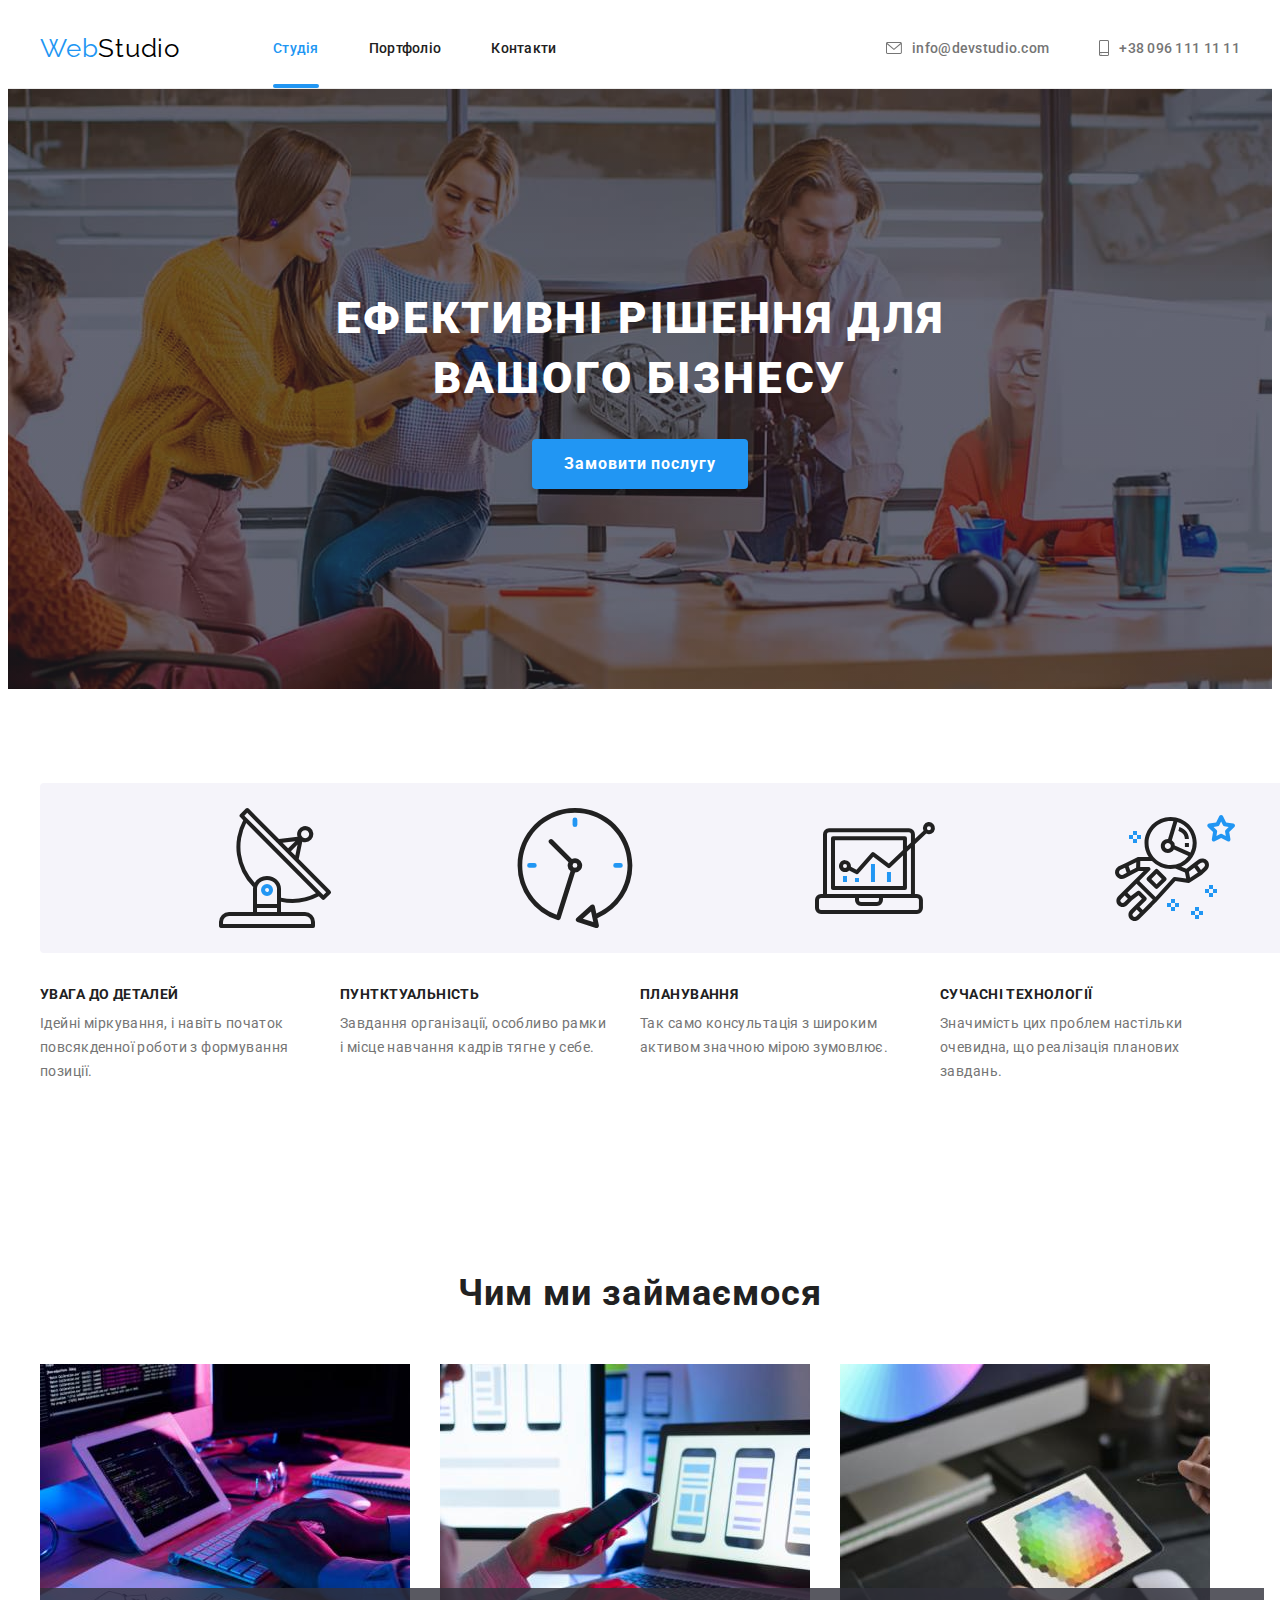
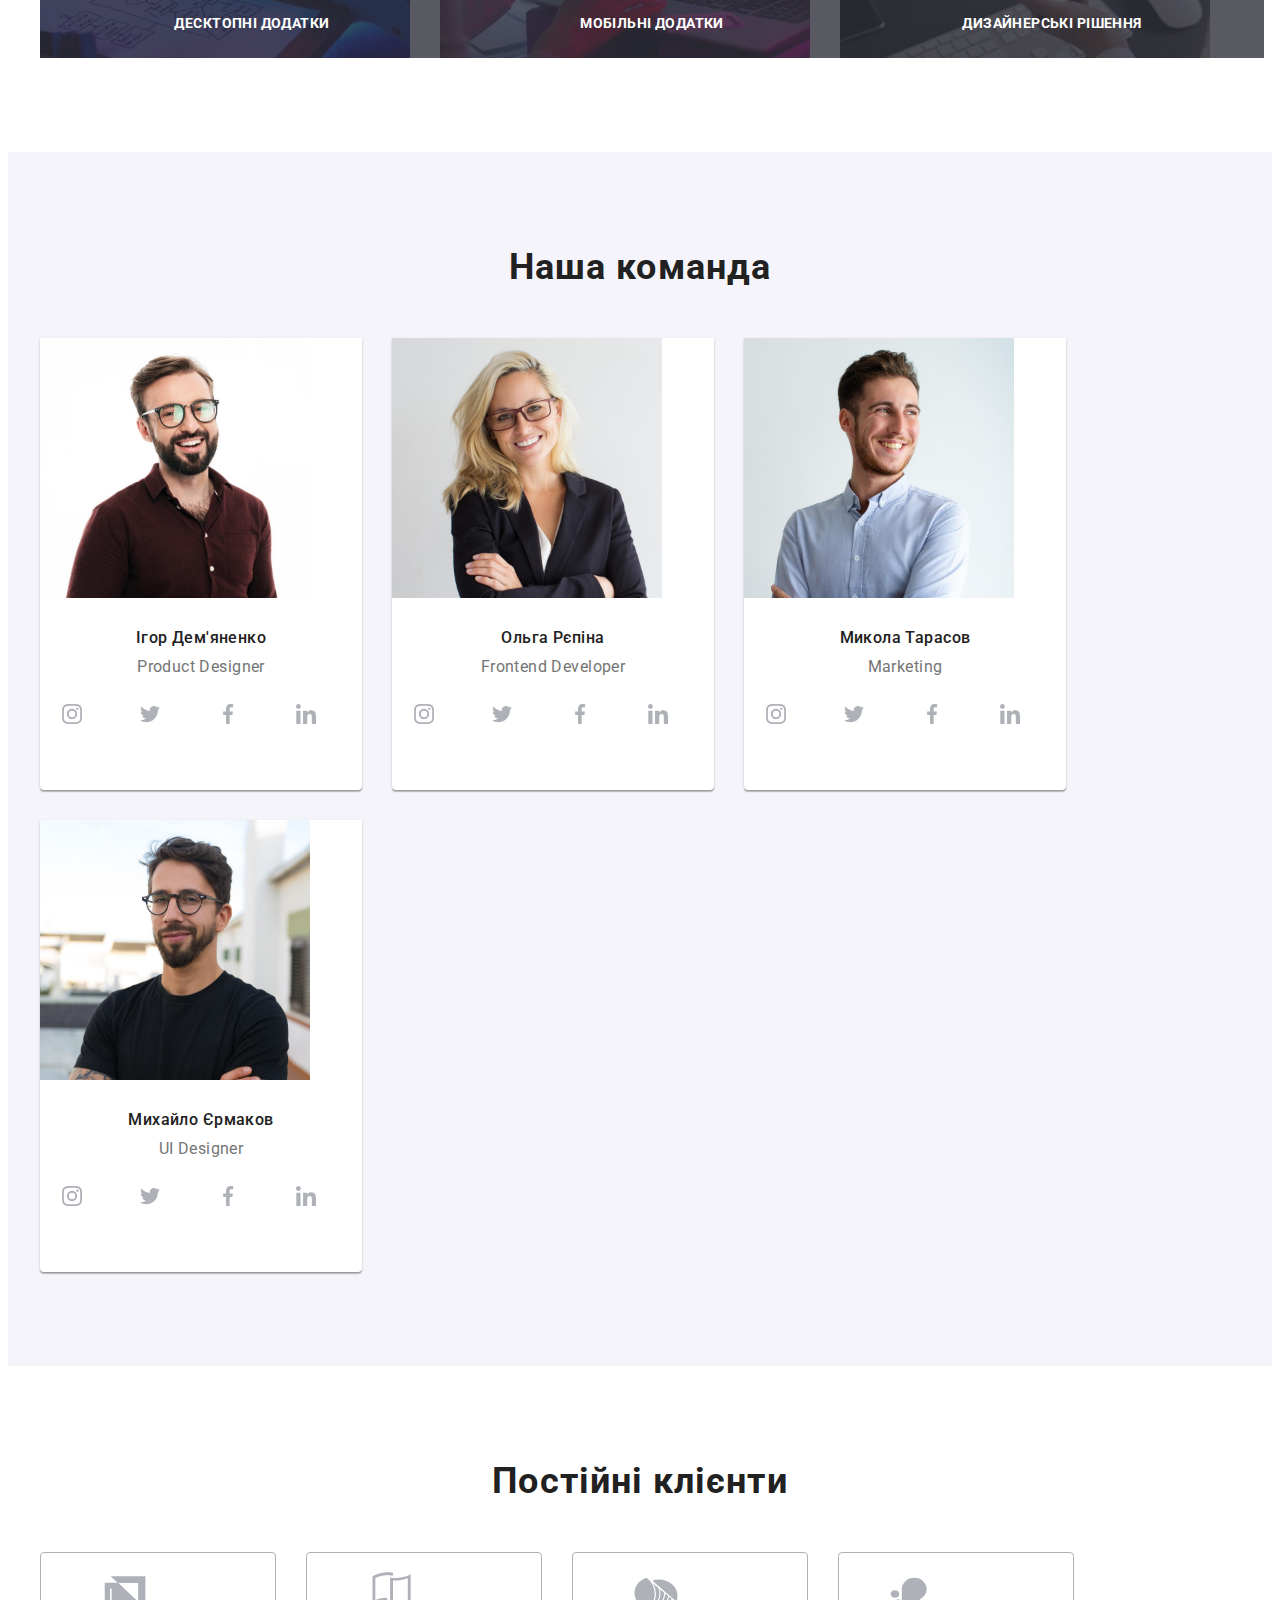
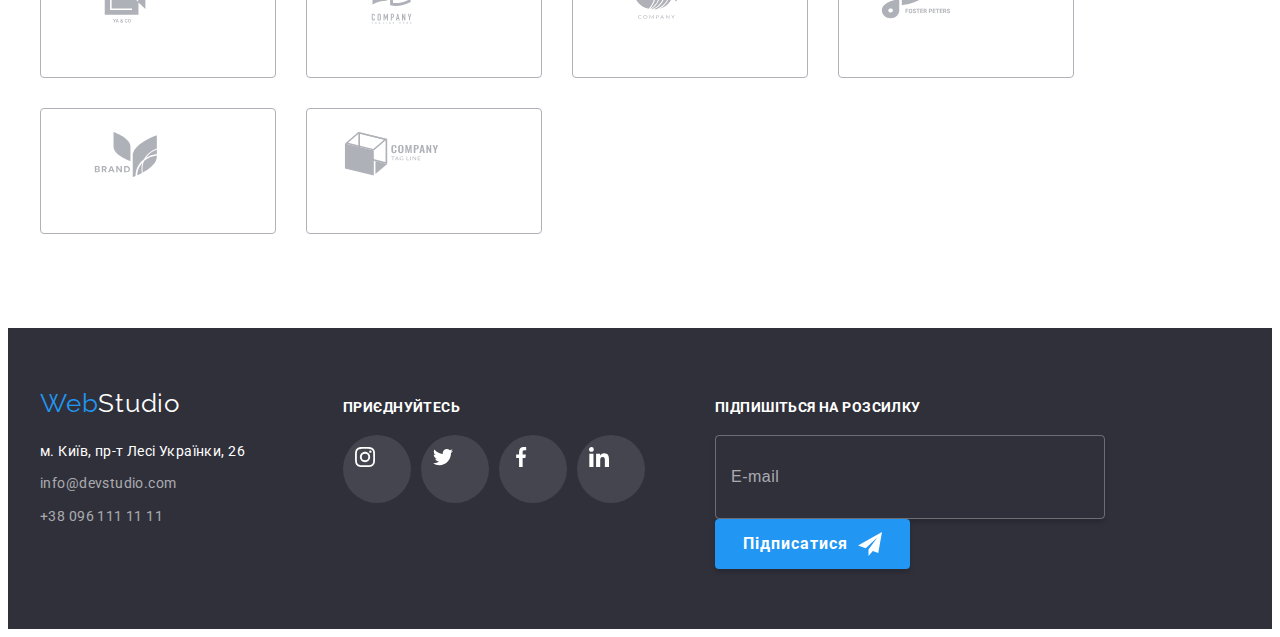
<file: index.html>
<!DOCTYPE html>
<html lang="uk">

<head>
  <meta charset="UTF-8">
  <meta http-equiv="X-UA-Compatible" content="IE=edge">
  <meta name="viewport" content="width=device-width, initial-scale=1.0">
  <title lang="en">WebStudio</title>

  <link href="https://fonts.googleapis.com/css2?family=Raleway:wght@700&family=Roboto:wght@400;500;700;900&display=swap"
    rel="stylesheet">
  <link rel="stylesheet" href="https://cdnjs.cloudflare.com/ajax/libs/modern-normalize/1.1.0/modern-normalize.min.css"
    integrity="sha512-wpPYUAdjBVSE4KJnH1VR1HeZfpl1ub8YT/NKx4PuQ5NmX2tKuGu6U/JRp5y+Y8XG2tV+wKQpNHVUX03MfMFn9Q=="
    crossorigin="anonymous" referrerpolicy="no-referrer">
  <link rel="stylesheet" href="./css/main.min.css">
</head>

<body>
  <header class="header">
    <div class="container">
      <nav class="nav">
        <a href="./index.html" lang="en" class="logo link">Web<span class="logo--light-theam">Studio</span>
        </a>
        <ul class="nav__site list">
          <li class="nav__item"><a href="./index.html" class="nav__link link nav__link--current">Студія</a></li>
          <li class="nav__item"><a href="./portfolio.html" class="nav__link link">Портфоліо</a></li>
          <li class="nav__item"><a href="" class="nav__link link">Контакти</a></li>
        </ul>
      </nav>
      <ul class="contact list">
        <li class="contact__item"><a href="mailto:info@devstudio.com" class="header__contact link" lang="en">
            <svg width="16" height="12" class="contact__icon">
              <use href="./images/sprite.svg#icon-envelope"></use>
            </svg>
            <div>info@devstudio.com</div>
          </a></li>
        <li class="contact__item"><a href="tel:+3809611111111" class="header__contact link">
            <svg width="10" height="16" class="contact__icon">
              <use href="./images/sprite.svg#icon-smartphone"></use>
            </svg>
            <div>+38 096 111 11 11</div>
          </a></li>
      </ul>
    </div>
  </header>
  <main>
    <!-- ====== HERO ===== -->
    <section class="hero section">
      <div class="container">
        <h1 class="hero__title">Ефективні рішення для вашого бізнесу</h1>
        <button type="button" class="order-btn hero__order-btn btn" data-modal-open>Замовити послугу</button>
      </div>
    </section>
    <!-- === PRINCIPLES === -->
    <section class="principles section">
      <div class="container">
        <h2 class="visually-hidden">Принципи роботи</h2>
        <ul class="principle list">
          <li class="principle__item">
            <svg class="principle__icon" width="70" height="70">
              <use href="./images/sprite.svg#icon-antenna"></use>
            </svg>
            <h3 class="subtitle principle__subtitle">Увага до деталей</h3>
            <p class="principle__text">
              Ідейні міркування, і навіть початок повсякденної роботи з формування позиції.
            </p>
          </li>
          <li class="principle__item">
            <svg class="principle__icon" width="70" height="70">
              <use href="./images/sprite.svg#icon-clock"></use>
            </svg>
            <h3 class="subtitle principle__subtitle">Пунтктуальність</h3>
            <p class="principle__text">Завдання організації, особливо рамки і місце навчання кадрів тягне у себе.</p>
          </li>
          <li class="principle__item">
            <svg class="principle__icon" width="70" height="70">
              <use href="./images/sprite.svg#icon-diagram"></use>
            </svg>
            <h3 class="subtitle principle__subtitle">Планування</h3>
            <p class="principle__text">Так само консультація з широким активом значною мірою зумовлює.</p>
          </li>
          <li class="principle__item">
            <svg class="principle__icon" width="70" height="70">
              <use href="./images/sprite.svg#icon-astronaut"></use>
            </svg>
            <h3 class="subtitle principle__subtitle">Сучасні технології</h3>
            <p class="principle__text">Значимість цих проблем настільки очевидна, що реалізація планових завдань.</p>
          </li>
        </ul>
      </div>
    </section>
    <!-- ===== WORKS ====== -->
    <section class="work section">
      <div class="container">
        <h2 class="section__title">Чим ми займаємося</h2>
        <ul class="work__list list">
          <li class="work__item">
            <img src="./images/box1.jpg" alt="Веброзробка" width="370" height="294">
            <h3 class="subtitle work__subtitle">Десктопні додатки</h3>
          </li>
          <li class="work__item">
            <img src="./images/box2.jpg" alt="Веброзробка" width="370" height="294">
            <h3 class="subtitle work__subtitle">Мобільні додатки</h3>
          </li>
          <li class="work__item">
            <img src="./images/box3.jpg" alt="Веброзробка" width="370" height="294">
            <h3 class="subtitle work__subtitle">Дизайнерські рішення</h3>
          </li>
        </ul>
      </div>
    </section>
    <!-- ====== TEAM ====== -->
    <section class="team section">
      <div class="container">
        <h2 class="section__title">Наша команда</h2>
        <ul class="team__members list">
          <li class="team__member">
            <img src="./images/demianenko.jpg" alt="Фото" width="270" height="260">
            <div class="team__caption">
              <p class="team__name">Ігор Дем'яненко</p>
              <p lang="en" class="team__position">Product Designer</p>
              <ul class="socialnet list">
                <li><a class="socialnet__link socialnet__link--lighte-theam link" href="https://www.instagram.com"
                    target="_blank" rel="noopener noreferrer nofollow" aria-label="іконка 'instagram'">
                    <svg width="20" height="20" class="socialnet__icon">
                      <use href="./images/sprite.svg#icon-instagram"></use>
                    </svg>
                  </a>
                </li>
                <li><a class="socialnet__link socialnet__link--lighte-theam link" href="https://www.twitter.com"
                    target="_blank" rel="noopener noreferrer nofollow" aria-label="іконка 'twitter'">
                    <svg width="20" height="20" class="socialnet__icon">
                      <use href="./images/sprite.svg#icon-twitter"></use>
                    </svg>
                  </a>
                </li>
                <li><a class="socialnet__link socialnet__link--lighte-theam link" href="https://www.facebook.com"
                    target="_blank" rel="noopener noreferrer nofollow" aria-label="іконка 'facebook'">
                    <svg width="20" height="20" class="socialnet__icon">
                      <use href="./images/sprite.svg#icon-facebook"></use>
                    </svg>
                  </a>
                </li>
                <li><a class="socialnet__link socialnet__link--lighte-theam link" href="https://www.linkedin.com"
                    target="_blank" rel="noopener noreferrer nofollow" aria-label="іконка 'linkedin'">
                    <svg width="20" height="20" class="socialnet__icon">
                      <use href="./images/sprite.svg#icon-linkedin"></use>
                    </svg>
                  </a>
                </li>
              </ul>
            </div>
          </li>
          <li class="team__member">
            <img src="./images/repina.jpg" alt="Фото" width="270" height="260">
            <div class="team__caption">
              <p class="team__name">Ольга Рєпіна</p>
              <p lang="en" class="team__position">Frontend Developer</p>
              <ul class="socialnet list">
                <li><a class="socialnet__link socialnet__link--lighte-theam link" href="https://www.instagram.com"
                    target="_blank" rel="noopener noreferrer nofollow" aria-label="іконка 'instagram'">
                    <svg width="20" height="20" class="socialnet__icon">
                      <use href="./images/sprite.svg#icon-instagram"></use>
                    </svg>
                  </a>
                </li>
                <li><a class="socialnet__link socialnet__link--lighte-theam link" href="https://www.twitter.com"
                    target="_blank" rel="noopener noreferrer nofollow" aria-label="іконка 'twitter'">
                    <svg width="20" height="20" class="socialnet__icon">
                      <use href="./images/sprite.svg#icon-twitter"></use>
                    </svg>
                  </a>
                </li>
                <li><a class="socialnet__link socialnet__link--lighte-theam link" href="https://www.facebook.com"
                    target="_blank" rel="noopener noreferrer nofollow" aria-label="іконка 'facebook'">
                    <svg width="20" height="20" class="socialnet__icon">
                      <use href="./images/sprite.svg#icon-facebook"></use>
                    </svg>
                  </a>
                </li>
                <li><a class="socialnet__link socialnet__link--lighte-theam link" href="https://www.linkedin.com"
                    target="_blank" rel="noopener noreferrer nofollow" aria-label="іконка 'linkedin'">
                    <svg width="20" height="20" class="socialnet__icon">
                      <use href="./images/sprite.svg#icon-linkedin"></use>
                    </svg>
                  </a>
                </li>
              </ul>
            </div>
          </li>
          <li class="team__member">
            <img src="./images/tarasov.jpg" alt="Фото" width="270" height="260">
            <div class="team__caption">
              <p class="team__name">Микола Тарасов</p>
              <p lang="en" class="team__position">Marketing</p>
              <ul class="socialnet list">
                <li><a class="socialnet__link socialnet__link--lighte-theam link" href="https://www.instagram.com"
                    target="_blank" rel="noopener noreferrer nofollow" aria-label="іконка 'instagram'">
                    <svg width="20" height="20" class="socialnet__icon">
                      <use href="./images/sprite.svg#icon-instagram"></use>
                    </svg>
                  </a>
                </li>
                <li><a class="socialnet__link socialnet__link--lighte-theam link" href="https://www.twitter.com"
                    target="_blank" rel="noopener noreferrer nofollow" aria-label="іконка 'twitter'">
                    <svg width="20" height="20" class="socialnet__icon">
                      <use href="./images/sprite.svg#icon-twitter"></use>
                    </svg>
                  </a>
                </li>
                <li><a class="socialnet__link socialnet__link--lighte-theam link" href="https://www.facebook.com"
                    target="_blank" rel="noopener noreferrer nofollow" aria-label="іконка 'facebook'">
                    <svg width="20" height="20" class="socialnet__icon">
                      <use href="./images/sprite.svg#icon-facebook"></use>
                    </svg>
                  </a>
                </li>
                <li><a class="socialnet__link socialnet__link--lighte-theam link" href="https://www.linkedin.com"
                    target="_blank" rel="noopener noreferrer nofollow" aria-label="іконка 'linkedin'">
                    <svg width="20" height="20" class="socialnet__icon">
                      <use href="./images/sprite.svg#icon-linkedin"></use>
                    </svg>
                  </a>
                </li>
              </ul>
            </div>
          </li>
          <li class="team__member">
            <img src="./images/yermakov.jpg" alt="Фото" width="270" height="260">
            <div class="team__caption">
              <p class="team__name">Михайло Єрмаков</p>
              <p lang="en" class="team__position">UI Designer</p>
              <ul class="socialnet list">
                <li><a class="socialnet__link socialnet__link--lighte-theam link" href="https://www.instagram.com"
                    target="_blank" rel="noopener noreferrer nofollow" aria-label="іконка 'instagram'">
                    <svg width="20" height="20" class="socialnet__icon">
                      <use href="./images/sprite.svg#icon-instagram"></use>
                    </svg>
                  </a>
                </li>
                <li><a class="socialnet__link socialnet__link--lighte-theam link" href="https://www.twitter.com"
                    target="_blank" rel="noopener noreferrer nofollow" aria-label="іконка 'twitter'">
                    <svg width="20" height="20" class="socialnet__icon">
                      <use href="./images/sprite.svg#icon-twitter"></use>
                    </svg>
                  </a>
                </li>
                <li><a class="socialnet__link socialnet__link--lighte-theam link" href="https://www.facebook.com"
                    target="_blank" rel="noopener noreferrer nofollow" aria-label="іконка 'facebook'">
                    <svg width="20" height="20" class="socialnet__icon">
                      <use href="./images/sprite.svg#icon-facebook"></use>
                    </svg>
                  </a>
                </li>
                <li><a class="socialnet__link socialnet__link--lighte-theam link" href="https://www.linkedin.com"
                    target="_blank" rel="noopener noreferrer nofollow" aria-label="іконка 'linkedin'">
                    <svg width="20" height="20" class="socialnet__icon">
                      <use href="./images/sprite.svg#icon-linkedin"></use>
                    </svg>
                  </a>
                </li>
              </ul>
            </div>
          </li>
        </ul>
      </div>
    </section>
    <!-- ===== CLIENTS ==== -->
    <section class="clients section">
      <div class="container">
        <h2 class="section__title">Постійні клієнти</h2>
        <ul class="client list">
          <li><a class="client__logo link" href="" target="_blank" rel="noopener noreferrer nofollow"
              aria-label="логотип клієнта">
              <svg width="106" height="60" class="client__icon">
                <use href="./images/sprite.svg#icon-logoone"></use>
              </svg>
            </a></li>
          <li><a class="client__logo link" href="" target="_blank" rel="noopener noreferrer nofollow"
              aria-label="логотип клієнта">
              <svg width="106" height="60" class="client__icon">
                <use href="./images/sprite.svg#icon-logotwo"></use>
              </svg>
            </a></li>
          <li><a class="client__logo link" href="" target="_blank" rel="noopener noreferrer nofollow"
              aria-label="логотип клієнта">
              <svg width="106" height="60" class="client__icon">
                <use href="./images/sprite.svg#icon-logothree"></use>
              </svg>
            </a></li>
          <li><a class="client__logo link" href="" target="_blank" rel="noopener noreferrer nofollow"
              aria-label="логотип клієнта">
              <svg width="106" height="60" class="client__icon">
                <use href="./images/sprite.svg#icon-logofour"></use>
              </svg>
            </a></li>
          <li><a class="client__logo link" href="" target="_blank" rel="noopener noreferrer nofollow"
              aria-label="логотип клієнта">
              <svg width="106" height="60" class="client__icon">
                <use href="./images/sprite.svg#icon-logofive"></use>
              </svg>
            </a></li>
          <li><a class="client__logo link" href="" target="_blank" rel="noopener noreferrer nofollow"
              aria-label="логотип клієнта">
              <svg width="106" height="60" class="client__icon">
                <use href="./images/sprite.svg#icon-logosix"></use>
              </svg>
            </a></li>
        </ul>
      </div>
    </section>
  </main>
  <footer class="footer">
    <div class="footer__container container">
      <!--  Contacts block -->
      <div>
        <a href="./index.html" lang="en" class="logo footer__logo link">Web<span
            class="logo--dark-theam">Studio</span></a>
        <address class="footer-contact">
          <ul class="list">
            <li class="footer-contact__list-item"><a href="https://goo.gl/maps/F1p9D5CqtJAEcdc1A" target="_blank"
                rel="noopener noreferrer nofollow" class="footer-contact__item-address link">м. Київ, пр-т Лесі
                Українки, 26</a></li>
            <li class="footer-contact__list-item"><a href="mailto:info@devstudio.com"
                class="footer-contact__item link">info@devstudio.com</a></li>
            <li class="footer-contact__list-item"><a href="tel:+3809611111111" class="footer-contact__item link">+38 096
                111 11 11</a></li>
          </ul>
        </address>
      </div>
      <!--  Socialnets block -->
      <div>
        <h3 class="subtitle footer__subtitle">приєднуйтесь</h3>
        <ul class="socialnet list">
          <li><a class="socialnet__link socialnet__link--dark-theam link" href="https://www.instagram.com"
              target="_blank" rel="noopener noreferrer nofollow" aria-label="іконка 'instagram'">
              <svg width="20" height="20" class="socialnet__icon">
                <use href="./images/sprite.svg#icon-instagram"></use>
              </svg>
            </a>
          </li>
          <li><a class="socialnet__link socialnet__link--dark-theam link" href="https://www.twitter.com" target="_blank"
              rel="noopener noreferrer nofollow" aria-label="іконка 'twitter'">
              <svg width="20" height="20" class="socialnet__icon">
                <use href="./images/sprite.svg#icon-twitter"></use>
              </svg>
            </a>
          </li>
          <li><a class="socialnet__link socialnet__link--dark-theam link" href="https://www.facebook.com"
              target="_blank" rel="noopener noreferrer nofollow" aria-label="іконка 'facebook'">
              <svg width="20" height="20" class="socialnet__icon">
                <use href="./images/sprite.svg#icon-facebook"></use>
              </svg>
            </a>
          </li>
          <li><a class="socialnet__link socialnet__link--dark-theam link" href="https://www.linkedin.com"
              target="_blank" rel="noopener noreferrer nofollow" aria-label="іконка 'linkedin'">
              <svg width="20" height="20" class="socialnet__icon">
                <use href="./images/sprite.svg#icon-linkedin"></use>
              </svg>
            </a>
          </li>
        </ul>
      </div>
      <!-- Subscribe block -->
      <div>
        <h3 class="subtitle footer__subtitle">Підпишіться на розсилку</h3>
        <form class="subscribe">
          <label class="subscribe__email-label">
            <input class="subscribe__email-field" name="email" type="email" placeholder="E-mail" required>
          </label>
          <button class="order-btn subscribe__order-btn btn" type="submit">Підписатися
            <svg class="subscribe__icon" width="24" height="24">
              <use href="./images/sprite.svg#icon-send"></use>
            </svg>
          </button>
        </form>
      </div>
    </div>
  </footer>
  <!--  ===== Modal Window ===== -->
  <div class="backdrop is-hidden" data-modal>
    <div class="modal">
      <!-- Close button -->
      <button type="button" class="close-btn" data-modal-close>
        <svg width="18" height="18" class="close-btn__icon">
          <use href="./images/sprite.svg#icon-closebtn"></use>
        </svg>
      </button>
      <!-- Order form -->
      <form class="order">
        <strong class="modal__title">Залиште свої дані, ми вам передзвонимо</strong>
        <!-- Input fields -->
        <label class="order__label" for="name">Ім'я
        </label>
        <div class="order__field">
          <input class="order__input" id="name" name="name" type="text" required>
          <svg class="order__icon" width="18" height="18">
            <use href="./images/sprite.svg#name-modal"></use>
          </svg>
        </div>
        <label class="order__label" for="phone">Телефон
        </label>
        <div class="order__field">
          <input class="order__input" id="phone" name="phone" type="tel" required>
          <svg class="order__icon" width="18" height="18">
            <use href="./images/sprite.svg#phone-modal"></use>
          </svg>
        </div>
        <label class="order__label" for="email">Пошта
        </label>
        <div class="order__field">
          <input class="order__input" id="email" name="email" type="email">
          <svg class="order__icon" width="18" height="18">
            <use href="./images/sprite.svg#email-modal"></use>
          </svg>
        </div>
        <label class="order__label order__comment" for="comment">Коментар</label>
        <textarea class="order__input order__input--comment" id="comment" name="comment" rows="10"
          placeholder="Введіть текст"></textarea>
        <!-- Checkbox -->
        <label class="order__label agreement">
          <input class="agreement__input" name="agreement" type="checkbox" required>
          <svg class="agreement__checkbox" width="16" height="15">
            <use href="./images/sprite.svg#icon-check"></use>
          </svg>
          Погоджуюся з розсилкою та приймаю
          <a class="agreement__link" href="" target="_blank">Умови договору</a></label>
        <!-- Submit button -->
        <button class="order-btn order-btn--modal btn" type="submit">Відправити</button>
      </form>
    </div>
  </div>
  <script src="./js/modal.js"></script>
</body>

</html>
</file>
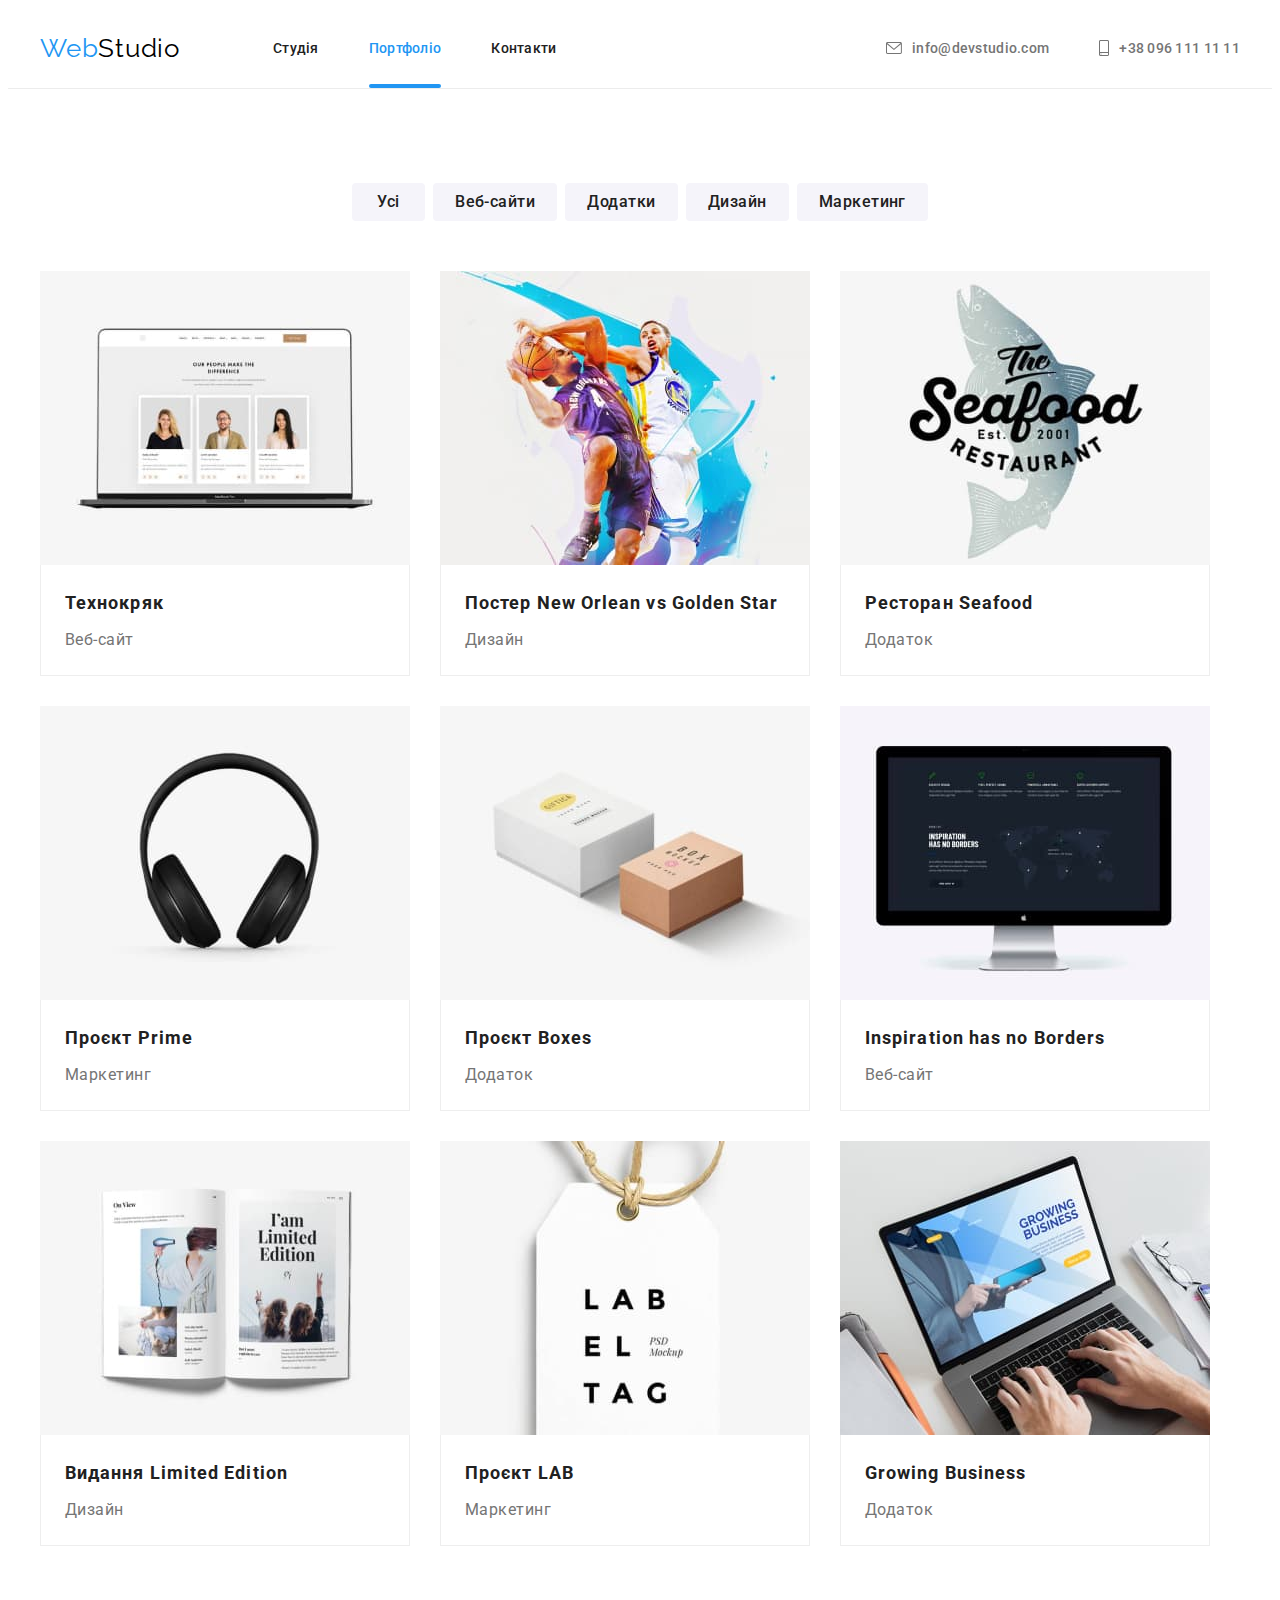
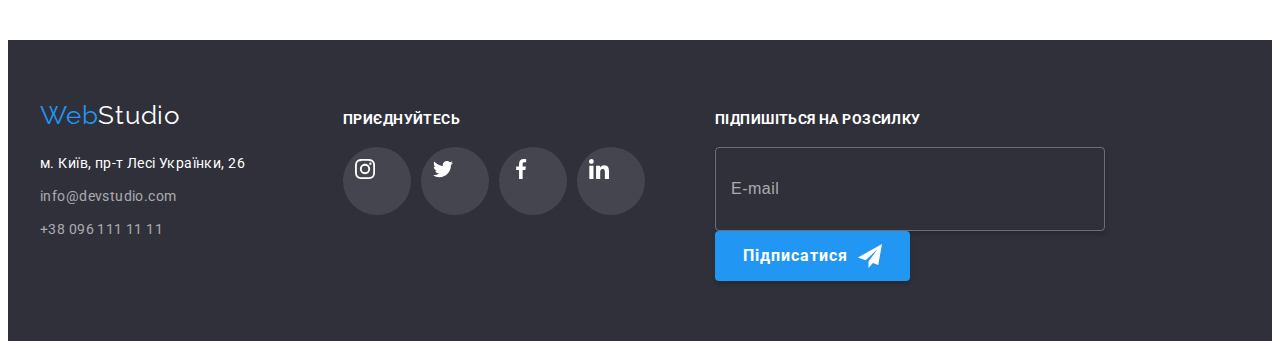
<file: portfolio.html>
<!DOCTYPE html>
<html lang="uk">

<head>
  <meta charset="UTF-8">
  <meta http-equiv="X-UA-Compatible" content="IE=edge">
  <meta name="viewport" content="width=device-width, initial-scale=1.0">
  <title lang="en">WebStudio</title>

  <link href="https://fonts.googleapis.com/css2?family=Raleway:wght@700&family=Roboto:wght@400;500;700;900&display=swap"
    rel="stylesheet">
  <link rel="stylesheet" href="https://cdnjs.cloudflare.com/ajax/libs/modern-normalize/1.1.0/modern-normalize.min.css"
    integrity="sha512-wpPYUAdjBVSE4KJnH1VR1HeZfpl1ub8YT/NKx4PuQ5NmX2tKuGu6U/JRp5y+Y8XG2tV+wKQpNHVUX03MfMFn9Q=="
    crossorigin="anonymous" referrerpolicy="no-referrer">
  <link rel="stylesheet" href="./css/main.min.css">
</head>

<body>
  <header class="header">
    <div class="container">
      <nav class="nav">
        <a href="./index.html" lang="en" class="logo link">Web<span class="logo--light-theam">Studio</span>
        </a>
        <ul class="nav__site list">
          <li class="nav__item"><a href="./index.html" class="nav__link link">Студія</a></li>
          <li class="nav__item"><a href="./portfolio.html" class="nav__link link nav__link--current">Портфоліо</a></li>
          <li class="nav__item"><a href="" class="nav__link link">Контакти</a></li>
        </ul>
      </nav>
      <ul class="contact list">
        <li class="contact__item"><a href="mailto:info@devstudio.com" class="header__contact link" lang="en">
            <svg width="16" height="12" class="contact__icon">
              <use href="./images/sprite.svg#icon-envelope"></use>
            </svg>
            <div>info@devstudio.com</div>
          </a></li>
        <li class="contact__item"><a href="tel:+3809611111111" class="header__contact link">
            <svg width="10" height="16" class="contact__icon">
              <use href="./images/sprite.svg#icon-smartphone"></use>
            </svg>
            <div>+38 096 111 11 11</div>
          </a></li>
      </ul>
    </div>
  </header>
  <main>
    <section class="section">
      <div class="container">
        <!-- --------- Filter block --------- -->
        <h1 class="visually-hidden">Роботи веб-студії</h1>
        <ul class="filter list">
          <li class="filter__item"><button type="button" class="filter__btn btn">Усі</button></li>
          <li class="filter__item"><button type="button" class="filter__btn btn">Веб-сайти</button></li>
          <li class="filter__item"><button type="button" class="filter__btn btn">Додатки</button></li>
          <li class="filter__item"><button type="button" class="filter__btn btn">Дизайн</button></li>
          <li class="filter__item"><button type="button" class="filter__btn btn">Маркетинг</button></li>
        </ul>
        <!-- -------- Projects block --------- -->
        <ul class="project list">
          <li class="project__item">
            <a href="" class="project__link">
              <div class="project__description"><img src="./images/site1.jpg" alt="Фото проекта" width="370"
                  height="294">
                <div class="project__overlay">
                  <p class="project__overlay-text">
                    Ресурс пропонує комплексні пропозиції з різним рівнем функціоналу та сервісів.
                    Все це дозволить відвідувачу отримати
                    вичерпні відомості про компанію чи приватну особу.</p>
                </div>
              </div>
              <div class="project__caption">
                <h2 class="project__name">Технокряк</h2>
                <p class="project__type">Веб-сайт</p>
              </div>
            </a>
          </li>
          <li class="project__item">
            <a href="" class="project__link">
              <div class="project__description">
                <img src="./images/design1.jpg" alt="Фото проекта" width="370" height="294">
                <div class="project__overlay">
                  <p class="project__overlay-text">Lorem ipsum dolor sit amet consectetur, adipisicing elit. Ea
                    architecto minima
                    laborum sed facere, ducimus, alias est quisquam, nostrum quibusdam asperiores! Assumenda officii.
                  </p>
                </div>
              </div>

              <div class="project__caption">
                <h2 class="project__name">Постер <span lang="en">New Orlean vs Golden Star</span></h2>
                <p class="project__type">Дизайн</p>
              </div>
            </a>
          </li>
          <li class="project__item">
            <a href="" class="project__link">
              <div class="project__description"><img src="./images/app1.jpg" alt="Фото проекта" width="370"
                  height="294">
                <div class="project__overlay">
                  <p class="project__overlay-text">Lorem ipsum dolor sit amet consectetur, adipisicing elit. Ea
                    architecto minima
                    laborum sed facere, ducimus, alias est quisquam, nostrum quibusdam asperiores! Assumenda officiis.
                  </p>
                </div>
              </div>
              <div class="project__caption">
                <h2 class="project__name">Ресторан <span lang="en">Seafood</span></h2>
                <p class="project__type">Додаток</p>
              </div>
            </a>
          </li>
          <li class="project__item">
            <a href="" class="project__link">
              <div class="project__description"><img src="./images/marketing1.jpg" alt="Фото проекта" width="370"
                  height="294">
                <div class="project__overlay">
                  <p class="project__overlay-text">Lorem ipsum dolor sit amet consectetur, adipisicing elit. Ea
                    architecto minima
                    laborum sed facere, ducimus, alias est quisquam, nostrum quibusdam asperiores! Assumenda officiis.
                  </p>
                </div>
              </div>
              <div class="project__caption">
                <h2 class="project__name">Проєкт <span lang="en">Prime</span></h2>
                <p class="project__type">Маркетинг</p>
              </div>
            </a>
          </li>
          <li class="project__item">
            <a href="" class="project__link">
              <div class="project__description"><img src="./images/app2.jpg" alt="Фото проекта" width="370"
                  height="294">
                <div class="project__overlay">
                  <p class="project__overlay-text">Lorem ipsum dolor sit amet consectetur, adipisicing elit. Ea
                    architecto minima
                    laborum sed facere, ducimus, alias est quisquam, nostrum quibusdam asperiores! Assumenda officiis.
                  </p>
                </div>
              </div>
              <div class="project__caption">
                <h2 class="project__name">Проєкт <span lang="en">Boxes</span></h2>
                <p class="project__type">Додаток</p>
              </div>
            </a>
          </li>
          <li class="project__item">
            <a href="" class="project__link">
              <div class="project__description"><img src="./images/site2.jpg" alt="Фото проекта" width="370"
                  height="294">
                <div class="project__overlay">
                  <p class="project__overlay-text">Lorem ipsum dolor sit amet consectetur, adipisicing elit. Ea
                    architecto minima
                    laborum sed facere, ducimus, alias est quisquam, nostrum quibusdam asperiores! Assumenda officiis.
                  </p>
                </div>
              </div>
              <div class="project__caption">
                <h2 lang="en" class="project__name">Inspiration has no Borders</h2>
                <p class="project__type">Веб-сайт</p>
              </div>
            </a>
          </li>
          <li class="project__item">
            <a href="" class="project__link">
              <div class="project__description"><img src="./images/design2.jpg" alt="Фото проекта" width="370"
                  height="294">
                <div class="project__overlay">
                  <p class="project__overlay-text">Lorem ipsum dolor sit amet consectetur, adipisicing elit. Ea
                    architecto minima
                    laborum sed facere, ducimus, alias est quisquam, nostrum quibusdam asperiores! Assumenda officiis.
                  </p>
                </div>
              </div>
              <div class="project__caption">
                <h2 class="project__name">Видання <span lang="en">Limited Edition</span></h2>
                <p class="project__type">Дизайн</p>
              </div>
            </a>
          </li>
          <li class="project__item">
            <a href="" class="project__link">
              <div class="project__description"><img src="./images/marketing2.jpg" alt="Фото проекта" width="370"
                  height="294">
                <div class="project__overlay">
                  <p class="project__overlay-text">Lorem ipsum dolor sit amet consectetur, adipisicing elit. Ea
                    architecto minima
                    laborum sed facere, ducimus, alias est quisquam, nostrum quibusdam asperiores! Assumenda officiis.
                  </p>
                </div>
              </div>
              <div class="project__caption">
                <h2 class="project__name">Проєкт <span lang="en">LAB</span></h2>
                <p class="project__type">Маркетинг</p>
              </div>
            </a>
          </li>
          <li class="project__item">
            <a href="" class="project__link">
              <div class="project__description"><img src="./images/app3.jpg" alt="Фото проекта" width="370"
                  height="294">
                <div class="project__overlay">
                  <p class="project__overlay-text">Lorem ipsum dolor sit amet consectetur, adipisicing elit. Ea
                    architecto minima
                    laborum sed facere, ducimus, alias est quisquam, nostrum quibusdam asperiores! Assumenda officiis.
                  </p>
                </div>
              </div>
              <div class="project__caption">
                <h2 lang="en" class="project__name">Growing Business</h2>
                <p class="project__type">Додаток</p>
              </div>
            </a>
          </li>
        </ul>
      </div>
    </section>
  </main>
  <footer class="footer">
    <div class="footer__container container">
      <!--  Contacts block -->
      <div>
        <a href="./index.html" lang="en" class="logo footer__logo link">Web<span
            class="logo--dark-theam">Studio</span></a>
        <address class="footer-contact">
          <ul class="list">
            <li class="footer-contact__list-item"><a href="https://goo.gl/maps/F1p9D5CqtJAEcdc1A" target="_blank"
                rel="noopener noreferrer nofollow" class="footer-contact__item-address link">м. Київ, пр-т Лесі
                Українки, 26</a></li>
            <li class="footer-contact__list-item"><a href="mailto:info@devstudio.com"
                class="footer-contact__item link">info@devstudio.com</a></li>
            <li class="footer-contact__list-item"><a href="tel:+3809611111111" class="footer-contact__item link">+38 096
                111 11 11</a></li>
          </ul>
        </address>
      </div>
      <!--  Socialnets block -->
      <div>
        <h3 class="subtitle footer__subtitle">приєднуйтесь</h3>
        <ul class="socialnet list">
          <li><a class="socialnet__link socialnet__link--dark-theam link" href="https://www.instagram.com"
              target="_blank" rel="noopener noreferrer nofollow" aria-label="іконка 'instagram'">
              <svg width="20" height="20" class="socialnet__icon">
                <use href="./images/sprite.svg#icon-instagram"></use>
              </svg>
            </a>
          </li>
          <li><a class="socialnet__link socialnet__link--dark-theam link" href="https://www.twitter.com" target="_blank"
              rel="noopener noreferrer nofollow" aria-label="іконка 'twitter'">
              <svg width="20" height="20" class="socialnet__icon">
                <use href="./images/sprite.svg#icon-twitter"></use>
              </svg>
            </a>
          </li>
          <li><a class="socialnet__link socialnet__link--dark-theam link" href="https://www.facebook.com"
              target="_blank" rel="noopener noreferrer nofollow" aria-label="іконка 'facebook'">
              <svg width="20" height="20" class="socialnet__icon">
                <use href="./images/sprite.svg#icon-facebook"></use>
              </svg>
            </a>
          </li>
          <li><a class="socialnet__link socialnet__link--dark-theam link" href="https://www.linkedin.com"
              target="_blank" rel="noopener noreferrer nofollow" aria-label="іконка 'linkedin'">
              <svg width="20" height="20" class="socialnet__icon">
                <use href="./images/sprite.svg#icon-linkedin"></use>
              </svg>
            </a>
          </li>
        </ul>
      </div>
      <!-- Subscribe block -->
      <div>
        <h3 class="subtitle footer__subtitle">Підпишіться на розсилку</h3>
        <form class="subscribe">
          <label class="subscribe__email-label">
            <input class="subscribe__email-field" name="email" type="email" placeholder="E-mail" required>
          </label>
          <button class="order-btn subscribe__order-btn btn" type="submit">Підписатися
            <svg class="subscribe__icon" width="24" height="24">
              <use href="./images/sprite.svg#icon-send"></use>
            </svg>
          </button>
        </form>
      </div>
    </div>
  </footer>
</body>

</html>
</file>
<file: css/main.min.css>
:root{--title-color: #212121;--text-color: #757575;--accent-color: #2196f3;--logo-black-color: #000;--black-text-color: #000;--footer-link-color: rgba(255, 255, 255, 0.6);--white-text-color: #fff;--icon-color: #AFB1B8;--background-dark: #2f303a;--background-grey: #f5f4fa;--background-white: #fff;--background-active-btn: #188ce8;--background-hero: #C4C4C4;--gradient-hero: rgba(47, 48, 58, 0.4);--header-border: #ECECEC;--portfolio-border: #eee;--transition-duration-timing: 250ms cubic-bezier(0.4, 0, 0.2, 1)}.visually-hidden{position:absolute;white-space:nowrap;width:1px;height:1px;overflow:hidden;border:0;padding:0;clip:rect(0 0 0 0);-webkit-clip-path:inset(50%);clip-path:inset(50%);margin:-1px}body{font-family:"Roboto",sans-serif;font-size:14px;letter-spacing:.03em;color:var(--text-color);background-color:var(--background-white)}.link{text-decoration:none;color:inherit}.link:hover,.link:focus{color:var(--accent-color)}h1,h2,h3,h4,h5,h6,p{margin:0}img{display:block}.list{list-style:none;margin:0;padding:0}.container{width:1200px;padding-right:15px;padding-left:15px;margin-left:auto;margin-right:auto}.section{padding-top:94px;padding-bottom:94px}.section__title{margin-bottom:50px;font-size:36px;line-height:1.1666666667;text-align:center;color:var(--title-color);letter-spacing:.03em}.btn{cursor:pointer;font-family:inherit;border:none;border-radius:4px}.btn:hover,.btn:focus{color:var(--white-text-color);background-color:var(--accent-color)}.order-btn{font-weight:700;font-size:16px;line-height:1.88;display:-webkit-box;display:-ms-flexbox;display:flex;-webkit-box-align:center;-ms-flex-align:center;align-items:center;text-align:center;letter-spacing:.06em;color:var(--white-text-color);background-color:var(--accent-color);-webkit-box-shadow:0px 4px 4px rgba(0,0,0,.15);box-shadow:0px 4px 4px rgba(0,0,0,.15)}.order-btn:active{background-color:var(--background-active-btn)}.hero__order-btn{margin-left:auto;margin-right:auto;padding:10px 32px}.subscribe__order-btn{display:-webkit-inline-box;display:-ms-inline-flexbox;display:inline-flex;margin-left:auto;margin-right:auto;padding:10px 28px}.order-btn--modal{margin-left:auto;margin-right:auto;padding:10px 52px;-webkit-transition:background-color var(--transition-duration-timing);transition:background-color var(--transition-duration-timing)}.order-btn--modal:hover,.order-btn--modal:focus{background-color:var(--background-active-btn)}.header{border-bottom:1px solid var(--header-border)}.header .container{display:-webkit-box;display:-ms-flexbox;display:flex}.nav,.nav__site,.contact{display:-webkit-box;display:-ms-flexbox;display:flex;-webkit-box-align:center;-ms-flex-align:center;align-items:center}.logo{display:block;padding-top:24px;padding-bottom:24px;margin-right:93px;font-family:"Raleway",sans-serif;font-size:26px;line-height:1.1923076923;color:var(--accent-color);letter-spacing:.03em}.logo--light-theam{color:var(--logo-black-color)}.footer__logo{padding:0;margin-bottom:20px}.logo--dark-theam{color:var(--white-text-color)}.nav__link,.header__contact{display:block;padding-top:32px;padding-bottom:32px;font-weight:500;line-height:1.1428571429;letter-spacing:.02em}.nav__link{position:relative;color:var(--title-color);-webkit-transition:color var(--transition-duration-timing);transition:color var(--transition-duration-timing)}.nav__link::after{position:absolute;bottom:0;content:"";-webkit-transform:scaleX(0.4);transform:scaleX(0.4);display:block;width:100%;height:4px;border-radius:2px;background:var(--accent-color);opacity:0;-webkit-transition:opacity var(--transition-duration-timing),-webkit-transform var(--transition-duration-timing);transition:opacity var(--transition-duration-timing),-webkit-transform var(--transition-duration-timing);transition:opacity var(--transition-duration-timing),transform var(--transition-duration-timing);transition:opacity var(--transition-duration-timing),transform var(--transition-duration-timing),-webkit-transform var(--transition-duration-timing)}.nav__link:hover::after,.nav__link:focus::after{opacity:1;-webkit-transform:scaleX(1);transform:scaleX(1)}.nav__link--current{color:var(--accent-color)}.nav__link--current::after{color:var(--accent-color);opacity:1;-webkit-transform:scaleX(1);transform:scaleX(1)}.nav__item:not(:last-child),.contact__item:not(:last-child){margin-right:50px}.contact{margin-left:auto}.header__contact{color:inherit;display:-webkit-box;display:-ms-flexbox;display:flex;gap:10px;-webkit-box-align:center;-ms-flex-align:center;align-items:center;-webkit-transition:color var(--transition-duration-timing);transition:color var(--transition-duration-timing)}.contact__icon{fill:currentColor}.hero.section{padding-top:200px;padding-bottom:200px;max-width:1600px;margin:0 auto;background:var(--background-hero);background-image:-webkit-gradient(linear, left top, right top, from(var(--gradient-hero)), to(var(--gradient-hero))),url(../images/hero.jpg);background-image:linear-gradient(to right, var(--gradient-hero), var(--gradient-hero)),url(../images/hero.jpg);background-repeat:no-repeat;background-position:center}.hero{background-color:var(--background-dark)}.hero__title{width:696px;margin-left:auto;margin-right:auto;margin-bottom:30px;font-weight:900;font-size:44px;line-height:1.36;text-align:center;letter-spacing:.06em;text-transform:uppercase;color:var(--white-text-color)}.principle{display:-webkit-box;display:-ms-flexbox;display:flex}.principle.section{padding-bottom:0}.principle__item{width:270px}.principle__item:not(:last-child){margin-right:30px}.principle__icon{width:270px;height:120px;background:var(--background-grey);border-radius:4px;padding:25px 100px;margin-bottom:30px}.principle__text{line-height:1.71;color:var(--text-color);letter-spacing:.03em}.subtitle{font-size:14px;line-height:1.1428571429;text-transform:uppercase;letter-spacing:.03em}.principle__subtitle{margin-bottom:10px;color:var(--title-color)}.work__subtitle{margin:0;width:100%;padding:27px;text-align:center;color:var(--white-text-color);background:rgba(47,48,58,.8);position:absolute;bottom:0}.footer__subtitle{color:var(--white-text-color);margin-bottom:20px}.work__list{display:-webkit-box;display:-ms-flexbox;display:flex;-ms-flex-wrap:wrap;flex-wrap:wrap;gap:30px}.work__item{position:relative}.team{background-color:var(--background-grey)}.team__members{display:-webkit-box;display:-ms-flexbox;display:flex;-ms-flex-wrap:wrap;flex-wrap:wrap;gap:30px}.team__member{background-color:var(--background-white);-webkit-box-shadow:0px 1px 3px rgba(0,0,0,.12),0px 1px 1px rgba(0,0,0,.14),0px 2px 1px rgba(0,0,0,.2);box-shadow:0px 1px 3px rgba(0,0,0,.12),0px 1px 1px rgba(0,0,0,.14),0px 2px 1px rgba(0,0,0,.2);border-radius:0px 0px 4px 4px}.team__caption{padding:30px 10px}.team__name{margin-bottom:10px;font-weight:500;font-size:16px;line-height:1.1875;text-align:center;color:var(--title-color)}.team__position{font-size:16px;line-height:1.1875;text-align:center;margin-bottom:16px}.socialnet{display:-webkit-box;display:-ms-flexbox;display:flex;gap:10px;width:-webkit-fit-content;width:-moz-fit-content;width:fit-content;margin-left:auto;margin-right:auto}.socialnet__link{width:44px;height:44px;padding:12px;display:block;border-radius:50%;-webkit-transition:color var(--transition-duration-timing),background-color var(--transition-duration-timing);transition:color var(--transition-duration-timing),background-color var(--transition-duration-timing)}.socialnet__link:hover,.socialnet__link:focus{color:var(--white-text-color);background-color:var(--accent-color)}.socialnet__link--lighte-theam{color:var(--icon-color)}.socialnet__icon{fill:currentColor}.socialnet__link--dark-theam{color:var(--white-text-color);background-color:rgba(255,255,255,.1)}.client{display:-webkit-box;display:-ms-flexbox;display:flex;-ms-flex-wrap:wrap;flex-wrap:wrap;gap:30px;width:-webkit-fit-content;width:-moz-fit-content;width:fit-content;margin-left:auto;margin-right:auto}.client__logo{display:block;width:170px;height:92px;padding:16px 32px;border:1px solid var(--icon-color);border-radius:4px;color:var(--icon-color);-webkit-transition:color var(--transition-duration-timing),border-color var(--transition-duration-timing);transition:color var(--transition-duration-timing),border-color var(--transition-duration-timing)}.client__logo:hover,.client__logo:focus{border:1px solid var(--accent-color);color:var(--accent-color)}.client__icon{fill:currentColor}.filter{display:-webkit-box;display:-ms-flexbox;display:flex;-ms-flex-wrap:wrap;flex-wrap:wrap;gap:8px;width:-webkit-fit-content;width:-moz-fit-content;width:fit-content;margin-bottom:50px;margin-left:auto;margin-right:auto}.filter__btn{display:block;padding:6px 22px;min-width:73px;font-weight:500;font-size:16px;line-height:1.62;text-align:center;letter-spacing:.03em;color:var(--title-color);background-color:var(--background-grey);-webkit-transition:color var(--transition-duration-timing),background-color var(--transition-duration-timing),-webkit-box-shadow var(--transition-duration-timing);transition:color var(--transition-duration-timing),background-color var(--transition-duration-timing),-webkit-box-shadow var(--transition-duration-timing);transition:color var(--transition-duration-timing),background-color var(--transition-duration-timing),box-shadow var(--transition-duration-timing);transition:color var(--transition-duration-timing),background-color var(--transition-duration-timing),box-shadow var(--transition-duration-timing),-webkit-box-shadow var(--transition-duration-timing)}.filter__btn:hover,.filter__btn:focus,.filter__btn:active{-webkit-box-shadow:0px 3px 1px rgba(0,0,0,.1),0px 1px 2px rgba(0,0,0,.08),0px 2px 2px rgba(0,0,0,.12);box-shadow:0px 3px 1px rgba(0,0,0,.1),0px 1px 2px rgba(0,0,0,.08),0px 2px 2px rgba(0,0,0,.12);border-radius:4px}.project{display:-webkit-box;display:-ms-flexbox;display:flex;-ms-flex-wrap:wrap;flex-wrap:wrap;gap:30px}.project__item{-webkit-transition:-webkit-box-shadow var(--transition-duration-timing);transition:-webkit-box-shadow var(--transition-duration-timing);transition:box-shadow var(--transition-duration-timing);transition:box-shadow var(--transition-duration-timing), -webkit-box-shadow var(--transition-duration-timing)}.project__item:hover,.project__item:focus{background:var(--background-white);-webkit-box-shadow:0px 1px 1px rgba(0,0,0,.12),0px 4px 4px rgba(0,0,0,.06),1px 4px 6px rgba(0,0,0,.16);box-shadow:0px 1px 1px rgba(0,0,0,.12),0px 4px 4px rgba(0,0,0,.06),1px 4px 6px rgba(0,0,0,.16)}.project__item:hover .project__overlay{-webkit-transform:translateY(0);transform:translateY(0)}.project__link{text-decoration:none;color:inherit}.project__description{position:relative;overflow:hidden}.project__overlay{position:absolute;top:0;left:0;-webkit-transform:translateY(100%);transform:translateY(100%);width:100%;height:100%;padding:63px 24px;background-color:rgba(33,150,243,.9);-webkit-transition:-webkit-transform var(--transition-duration-timing);transition:-webkit-transform var(--transition-duration-timing);transition:transform var(--transition-duration-timing);transition:transform var(--transition-duration-timing), -webkit-transform var(--transition-duration-timing)}.project__overlay-text{font-size:18px;line-height:156%;letter-spacing:.03em;color:var(--white-text-color)}.project__caption{padding:20px 24px;background:var(--background-white);border:1px solid var(--portfolio-border);border-top:none}.project__name{margin-bottom:4px;font-size:18px;line-height:2;letter-spacing:.06em;color:var(--title-color)}.project__type{font-size:16px;line-height:1.88;letter-spacing:.03em}.footer{padding:60px 0;background-color:var(--background-dark)}.footer__container{display:-webkit-box;display:-ms-flexbox;display:flex;-webkit-box-align:baseline;-ms-flex-align:baseline;align-items:baseline;gap:70px}.footer-contact{font-style:normal;font-weight:400;line-height:1.71;letter-spacing:.03em}.footer-contact .footer-contact__list-item:not(:last-child){margin-bottom:9px}.footer-contact__item-address{line-height:1.7142857143;color:var(--white-text-color);-webkit-transition:color var(--transition-duration-timing);transition:color var(--transition-duration-timing)}.footer-contact__item{line-height:1.71;color:var(--footer-link-color);-webkit-transition:color var(--transition-duration-timing);transition:color var(--transition-duration-timing)}.subscribe__email-field{width:358px;height:50px;margin-right:12px;padding:16px 15px;font-size:16px;line-height:1.25;display:-webkit-inline-box;display:-ms-inline-flexbox;display:inline-flex;-webkit-box-align:center;-ms-flex-align:center;align-items:center;letter-spacing:.03em;color:var(--white-text-color);background-color:rgba(0,0,0,0);border:1px solid rgba(255,255,255,.3);-webkit-box-shadow:0px 4px 4px rgba(0,0,0,.15);box-shadow:0px 4px 4px rgba(0,0,0,.15);border-radius:4px;outline:unset;-webkit-transition:border-color var(--transition-duration-timing);transition:border-color var(--transition-duration-timing)}.subscribe__email-field:focus{border-color:var(--accent-color)}.subscribe__email-field::-webkit-input-placeholder{color:rgba(255,255,255,.6)}.subscribe__email-field::-moz-placeholder{color:rgba(255,255,255,.6)}.subscribe__email-field:-ms-input-placeholder{color:rgba(255,255,255,.6)}.subscribe__email-field::-ms-input-placeholder{color:rgba(255,255,255,.6)}.subscribe__email-field::placeholder{color:rgba(255,255,255,.6)}.subscribe__icon{fill:currentColor;margin-left:10px}.backdrop{position:fixed;top:0;left:0;width:100%;height:100%;background-color:rgba(0,0,0,.2);-webkit-transition:opacity var(--transition-duration-timing),visibility var(--transition-duration-timing);transition:opacity var(--transition-duration-timing),visibility var(--transition-duration-timing)}.backdrop.is-hidden{opacity:0;visibility:hidden;pointer-events:none}.backdrop.is-hidden .modal{opacity:0;-webkit-transform:translateX(-50%) translateY(-70%);transform:translateX(-50%) translateY(-70%)}.modal{width:528px;min-height:581px;position:absolute;top:50%;left:50%;-webkit-transform:translateX(-50%) translateY(-50%);transform:translateX(-50%) translateY(-50%);background:var(--background-white);-webkit-box-shadow:0px 1px 3px rgba(0,0,0,.12),0px 1px 1px rgba(0,0,0,.14),0px 2px 1px rgba(0,0,0,.2);box-shadow:0px 1px 3px rgba(0,0,0,.12),0px 1px 1px rgba(0,0,0,.14),0px 2px 1px rgba(0,0,0,.2);border-radius:4px;-webkit-transition:opacity var(--transition-duration-timing),-webkit-transform var(--transition-duration-timing);transition:opacity var(--transition-duration-timing),-webkit-transform var(--transition-duration-timing);transition:opacity var(--transition-duration-timing),transform var(--transition-duration-timing);transition:opacity var(--transition-duration-timing),transform var(--transition-duration-timing),-webkit-transform var(--transition-duration-timing)}.modal__title{display:block;margin-bottom:12px;font-size:20px;line-height:1.15;text-align:center;letter-spacing:.03em;color:var(--title-color)}.close-btn{position:absolute;top:8px;right:8px;padding:0;display:-webkit-inline-box;display:-ms-inline-flexbox;display:inline-flex;-webkit-box-align:center;-ms-flex-align:center;align-items:center;-webkit-box-pack:center;-ms-flex-pack:center;justify-content:center;width:30px;height:30px;border-radius:50%;background:var(--background-white);border:1px solid rgba(0,0,0,.1);cursor:pointer}.close-btn:hover .close-btn__icon,.close-btn:focus .close-btn__icon{fill:var(--accent-color)}.close-btn__icon{fill:var(--black-text-color);-webkit-transition:fill var(--transition-duration-timing);transition:fill var(--transition-duration-timing)}.order{padding:40px;font-size:12px;line-height:1.1666666667;letter-spacing:.01em;color:var(--text-color)}.order__label{display:block;margin-bottom:4px}.order__field{position:relative;margin-bottom:10px}.order__input{height:40px;padding-left:42px;padding-right:12px;line-height:1.1428571429;color:var(--title-color);letter-spacing:inherit;width:100%;border:1px solid rgba(33,33,33,.2);border-radius:4px;outline:unset;-webkit-transition:border-color var(--transition-duration-timing);transition:border-color var(--transition-duration-timing)}.order__input:focus{border-color:var(--accent-color)}.order__input:focus+.order__icon{fill:var(--accent-color)}.order__icon{position:absolute;left:12px;top:50%;-webkit-transform:translateY(-50%);transform:translateY(-50%);fill:var(--title-color);-webkit-transition:fill var(--transition-duration-timing);transition:fill var(--transition-duration-timing)}.order__input--comment{height:120px;padding:12px 16px;margin-bottom:20px;resize:none;overflow:auto}.order__input--comment::-webkit-input-placeholder{font-size:12px;line-height:1.1666666667;letter-spacing:.01em;color:rgba(117,117,117,.5)}.order__input--comment::-moz-placeholder{font-size:12px;line-height:1.1666666667;letter-spacing:.01em;color:rgba(117,117,117,.5)}.order__input--comment:-ms-input-placeholder{font-size:12px;line-height:1.1666666667;letter-spacing:.01em;color:rgba(117,117,117,.5)}.order__input--comment::-ms-input-placeholder{font-size:12px;line-height:1.1666666667;letter-spacing:.01em;color:rgba(117,117,117,.5)}.order__input--comment::placeholder{font-size:12px;line-height:1.1666666667;letter-spacing:.01em;color:rgba(117,117,117,.5)}.agreement{display:-webkit-box;display:-ms-flexbox;display:flex;-webkit-box-align:center;-ms-flex-align:center;align-items:center;margin-bottom:30px;padding-left:12px;font-size:14px;line-height:1.7142857143;color:var(--text-color);-webkit-user-select:none;-moz-user-select:none;-ms-user-select:none;user-select:none}.agreement__input{position:absolute;-webkit-appearance:none;-moz-appearance:none;appearance:none}.agreement__input:focus-visible+.agreement__checkbox{border:2px solid var(--accent-color)}.agreement__input:checked+.agreement__checkbox{border:2px solid var(--accent-color);background-color:var(--accent-color)}.agreement__checkbox{border-radius:2px;border:2px solid var(--title-color);margin-right:8px;-webkit-transition:border var(--transition-duration-timing),background-color var(--transition-duration-timing);transition:border var(--transition-duration-timing),background-color var(--transition-duration-timing)}.agreement__link{margin-left:4px;color:var(--accent-color);-webkit-text-decoration-line:underline;text-decoration-line:underline}/*# sourceMappingURL=main.min.css.map */
</file>
